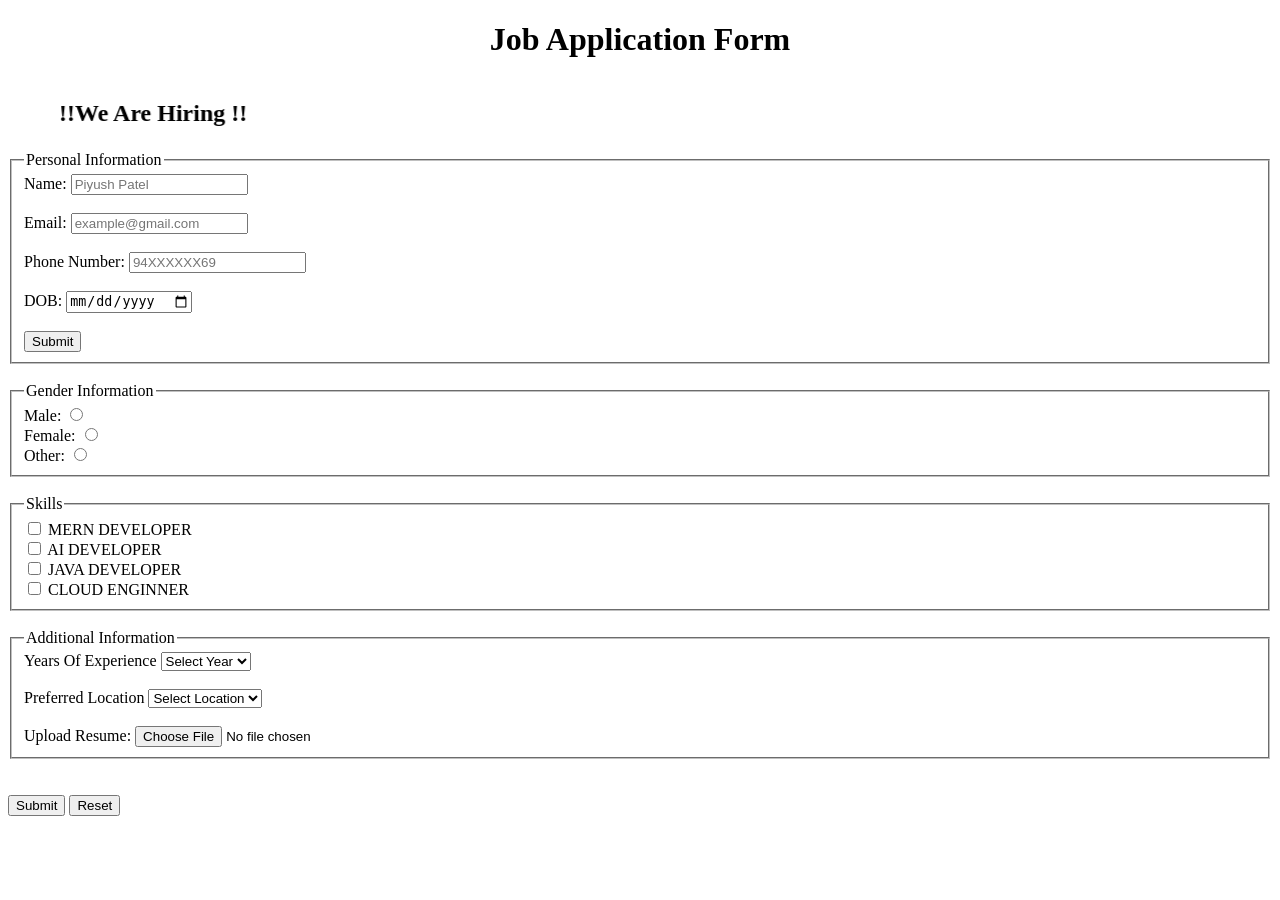
<file: Application form/index.html>
<!DOCTYPE html>
<html lang="en">
<head>
    <meta charset="UTF-8">
    <meta name="viewport" content="width=device-width, initial-scale=1.0">
    <title>Job Application form</title>
</head>
<body>
    <!-- Heaader -->
    <header> 
        <h1 style="text-align: center;">Job Application Form</h1>
       <marquee direction="right" scrollamount="20"><h2> !!We Are Hiring !!</h2></marquee> 
    </header>

     <!-- form -->
     <form>
        <!-- Personal Information -->
<fieldset>
    <legend>Personal Information</legend>
    <label for="name">Name:</label>
    <input type="text" id="name" placeholder="Piyush Patel" required>
    <br><br>

    <label for="emai"l> Email:</label>
    <input type="email" id="email" placeholder="example@gmail.com">
    <br><br>

    <label for="number">Phone Number:</label>
    <input type="tel" id="number" placeholder="94XXXXXX69">
    <br><br>

    <label for="dob">DOB:</label>
    <input type="date" id="dob">
     <br><br>

    <button>Submit</button>
   </fieldset>
   <br>
    
    <!-- Genderr Information -->
 <fieldset>
            <legend>Gender Information</legend>
            <label for="male">Male:</label>
            <input type="radio" name="gender" id="Male">
            <br>

            <label for="female">Female:</label>
            <input type="radio" name="gender" id="female">
            <br>

             <label for="Other">Other:</label>
            <input type="radio" name="gender" id="Other">
          </fieldset>
         <br>

         <!-- Skills -->
          <fieldset>
            <legend>Skills</legend>
            <input type="checkbox" id="mern">
            <label for="MERN"> MERN DEVELOPER</label>
            <br>
            <input type="checkbox" id="ai_developer">
            <label for="data"> AI DEVELOPER</label>
            <br>
            <input type="checkbox" id="Data analyst">
            <label for="data">JAVA DEVELOPER</label>
            <br>
            <input type="checkbox" id="Cloud Enginner">
            <label for="cloud">CLOUD ENGINNER</label>
    
          </fieldset>
          <br>
          <!-- Additional Information-->
           <fieldset>
    <legend>Additional Information</legend>

    <!-- Experience -->
    <label for="experience">Years Of Experience</label>

    <select id="experience">
        <option disabled selected>Select Year</option>
        <option>Fresher</option>
        <option>1 Year</option>
        <option>2 Year</option>
        <option>3 Year</option>
        <option>4+ Year</option>
    </select>

    <br><br>

    <!-- Location -->
    <label for="location">Preferred Location</label>

    <select id="location">
        <option disabled selected>Select Location</option>
        <option>BR</option>
        <option>UP</option>
        <option>MP</option>
        <option>JH</option>
        <option>GJ</option>
    </select>
    <br><br>
    <!-- Upload Resume -->
     <label for="=resume">Upload Resume:</label>
     <input type="file" id="resume" maxlength="10MB" accept=".pdf,.html">
 
</fieldset>
<br><br>
<button type="submit">Submit</button>
<button type="reset">Reset</button>
     </form>
</body>
</html>
</file>
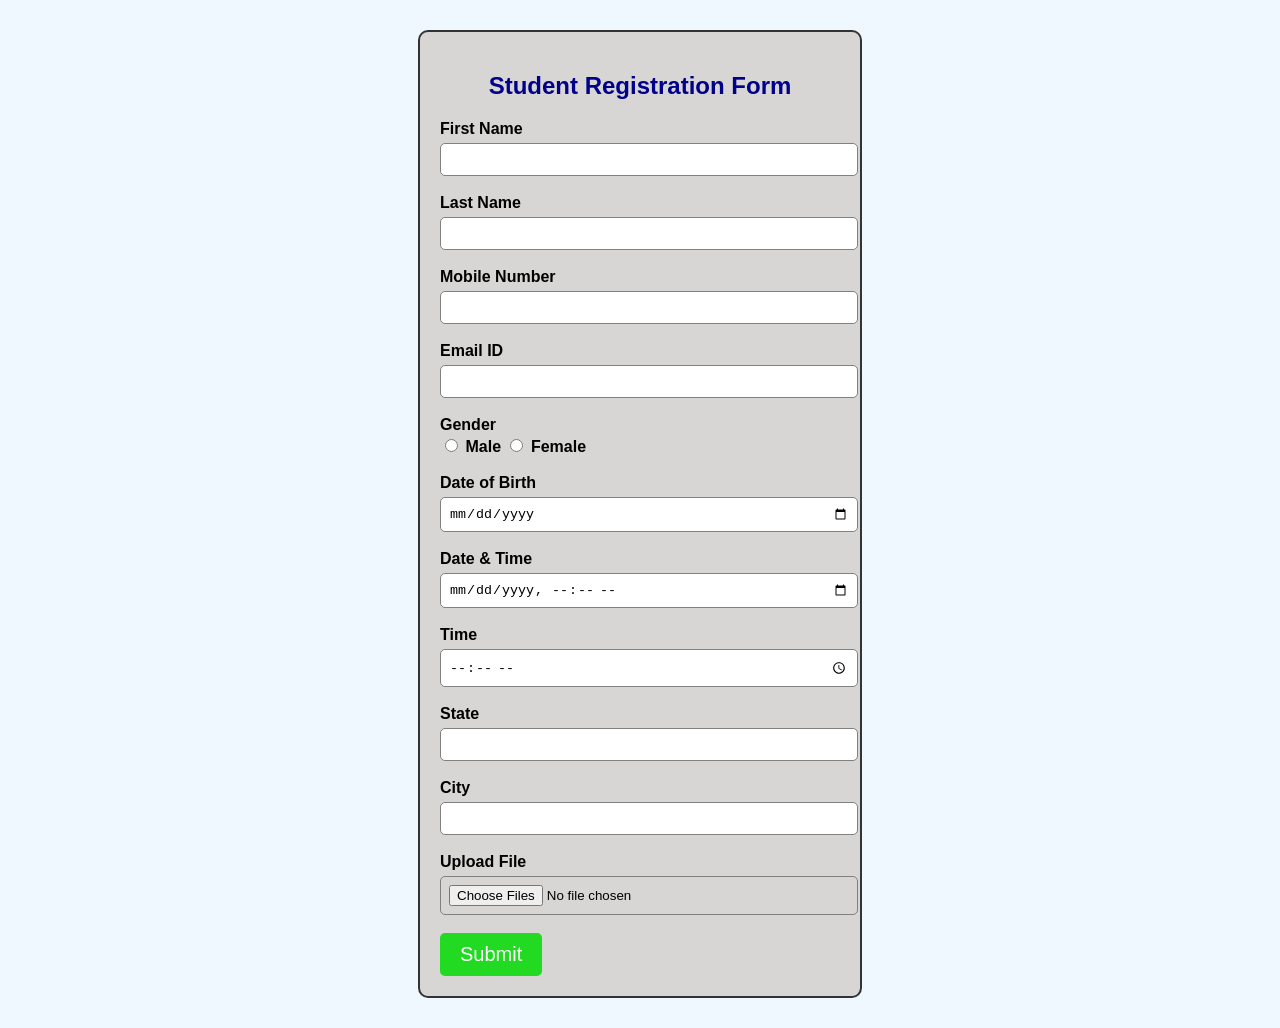
<file: Form/index.html>
<!DOCTYPE html>
<html lang="en">
<head>
    <meta charset="UTF-8">
    <meta name="viewport" content="width=device-width, initial-scale=1.0">
    <title>Student Registration Form</title>

    <style>

        body{
            background-color:#f0f8ff;
            font-family:Arial, sans-serif;
        }

        form{
            width:400px;
            margin:30px auto;
            padding:20px;
            border:2px solid #333;
            border-radius:10px;
            background-color:#d8d5d5;
        }

        h2{
            text-align:center;
            color:darkblue;
        }

        label{
            font-weight:bold;
        }

        input{
            width:100%;
            padding:8px;
            margin-top:5px;
            border:1px solid gray;
            border-radius:5px;
        }

        input[type="radio"]{
            width:auto;
        }

        button{
            background-color:#21da21;
            color:white;
            border:none;
            padding:10px 20px;
            border-radius:5px;
            cursor:pointer;
            font-size: 20px;
        }

        button:hover{
            background-color:darkgreen;
        }

    </style>
</head>

<body>

    <form>

        <h2>Student Registration Form</h2>

        <label for="fname">First Name</label>
        <input type="text" id="fname" name="fname">

        <br><br>

        <label for="lname">Last Name</label>
        <input type="text" id="lname" name="lname">

        <br><br>

        <label for="phone">Mobile Number</label>
        <input type="tel" id="phone" name="phone">

        <br><br>

        <label for="email">Email ID</label>
        <input type="email" id="email" name="email">

        <br><br>

        <label>Gender</label><br>

        <input type="radio" id="male" name="gender">
        <label for="male">Male</label>

        <input type="radio" id="female" name="gender">
        <label for="female">Female</label>

        <br><br>

        <label for="dob">Date of Birth</label>
        <input type="date" id="dob" name="dob">

        <br><br>

        <label for="dtime">Date & Time</label>
        <input type="datetime-local" id="dtime" name="dtime">

        <br><br>

        <label for="time">Time</label>
        <input type="time" id="time" name="time">

        <br><br>

        <label for="state">State</label>
        <input type="text" id="state" name="state">

        <br><br>

        <label for="city">City</label>
        <input type="text" id="city" name="city">

        <br><br>

        <label for="file">Upload File</label>
        <input type="file" id="file" name="file" multiple>

        <br><br>

        <button type="submit">Submit</button>

    </form>

</body>
</html>
</file>
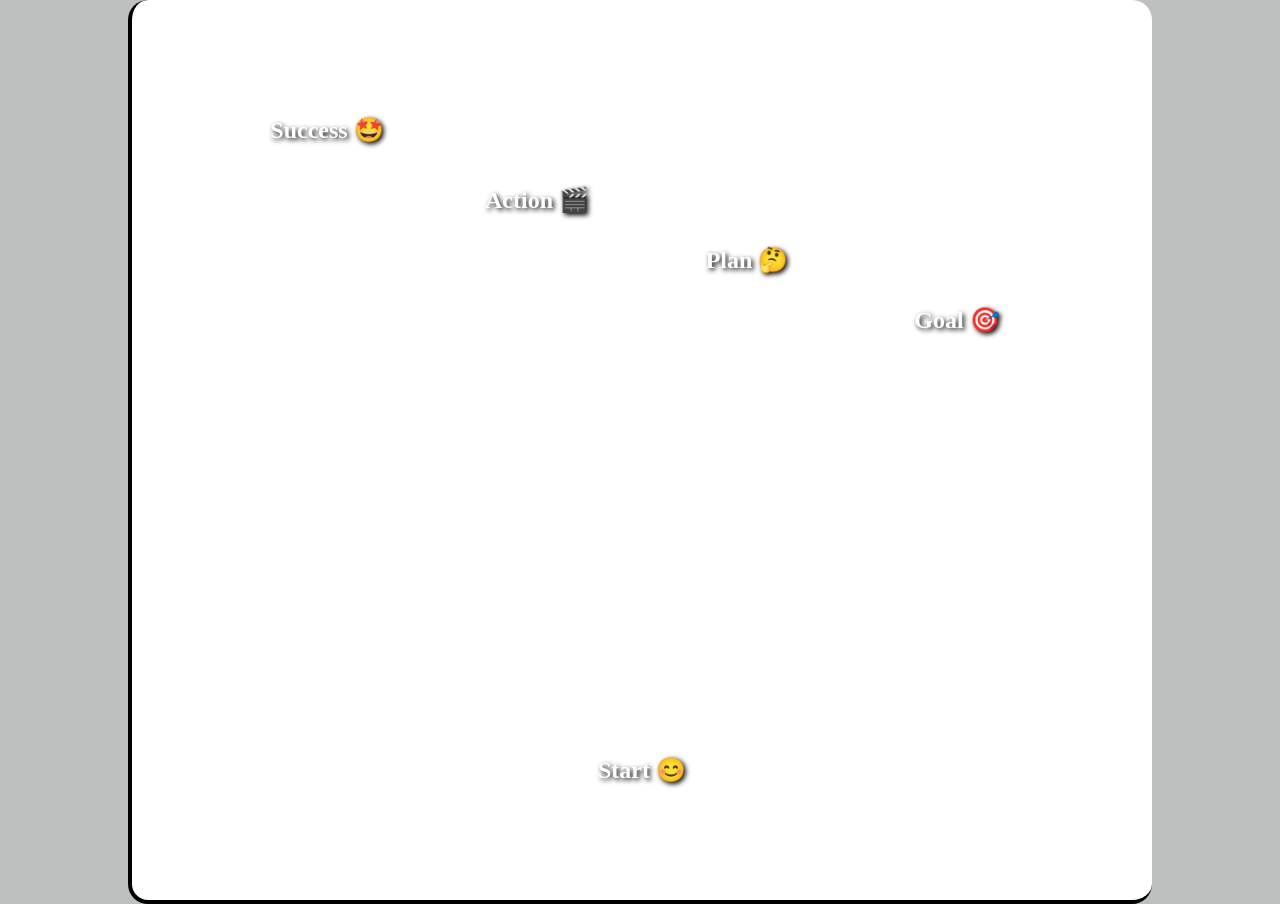
<file: Journey/index.html>
<!DOCTYPE html>
<html lang="en">
<head>
<meta charset="UTF-8">
<meta name="viewport" content="width=device-width, initial-scale=1.0">
<title>Success Journey</title>

<style>

*{
    margin:0;
    padding:0;
    box-sizing:border-box;
}

body{
    display:flex;
    justify-content:center;
    align-items:center;
    min-height:100vh;
    background:#bebfbf;
}

.main{
    width:80%;
    padding:40px;
    background-color:white;
    display:flex;
    flex-wrap:wrap;
    gap:30px;
    justify-content:center;
    align-items:flex-start;
    border-radius: 20px;
    border-left: 4px solid black;
    border-bottom: 4px solid black;
}

.main div{
    width:180px;
    height:180px;
    border-radius:10px;
    display:flex;
    justify-content:center;
    align-items:center;
    font-size:24px;
    font-weight:bold;
    color:white;
    text-shadow:2px 2px 5px black;
    background-size:cover;
    background-position:center;
}

#item1{
    background-image:url('https://images.unsplash.com/photo-1496171367470-9ed9a91ea931?w=500');
}

#item2{
    background-image:url('https://images.unsplash.com/photo-1517048676732-d65bc937f952?w=500');
    margin-top:70px;
}

#item3{
    background-image:url('https://images.unsplash.com/photo-1454165804606-c3d57bc86b40?w=500');
    margin-top:130px;
}

#item4{
    background-image:url('https://images.unsplash.com/photo-1484480974693-6ca0a78fb36b?w=500');
    margin-top:190px;
}

#item5{
    background-image:url('https://images.unsplash.com/photo-1504384308090-c894fdcc538d?w=500');
    margin-top:240px;
}

</style>
</head>

<body>

<div class="main">
    <div id="item1">Success 🤩</div>
    <div id="item2">Action 🎬</div>
    <div id="item3">Plan 🤔</div>
    <div id="item4">Goal 🎯</div>
    <div id="item5">Start 😊</div>
</div>

</body>
</html>
</file>
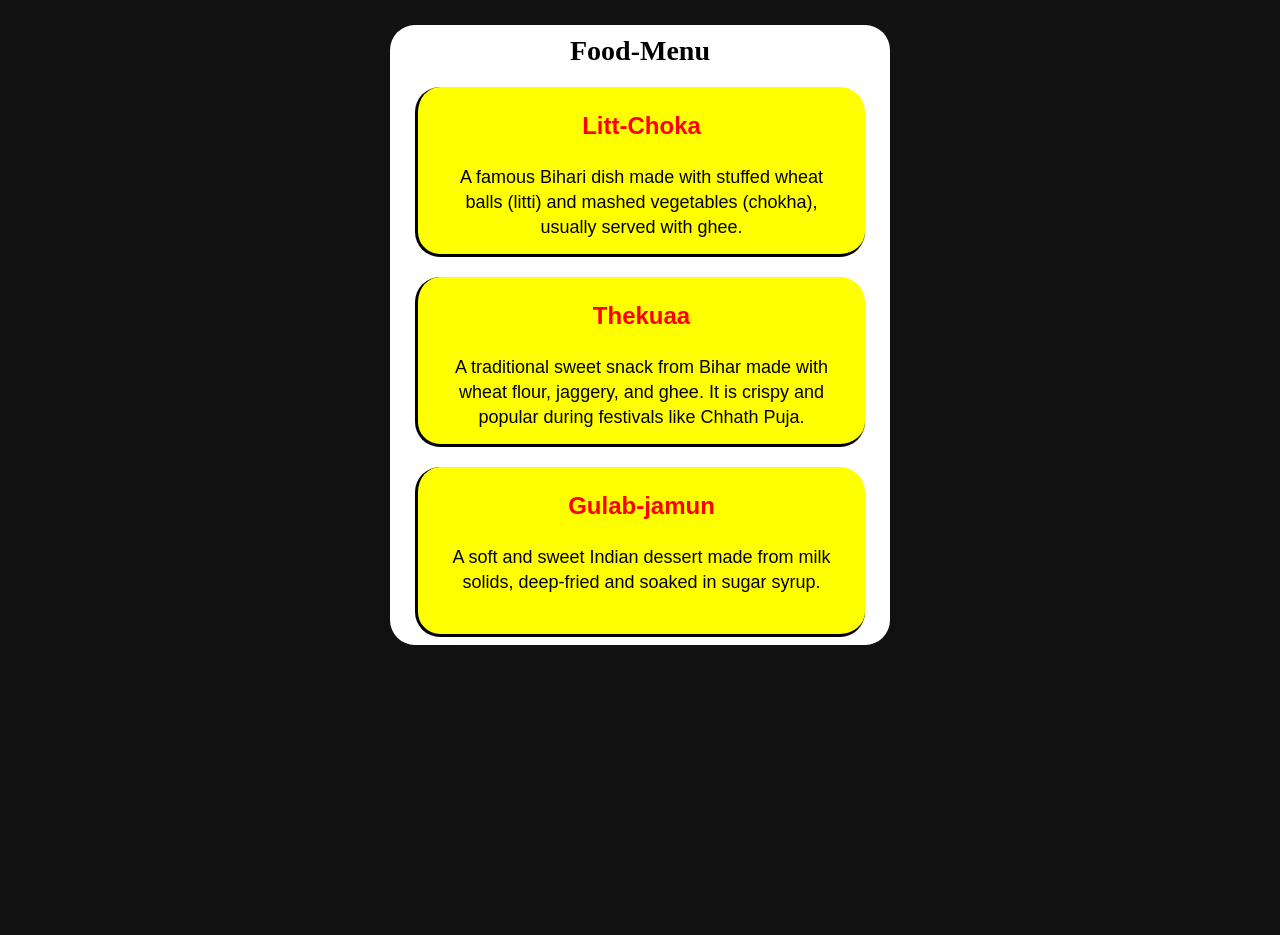
<file: Menu-Card/index.html>
<!DOCTYPE html>
<html lang="en">
<head>
    <meta charset="UTF-8">
    <meta name="viewport" content="width=device-width, initial-scale=1.0">
    <title>Cards</title>

    <link rel="stylesheet" href="cssVari.css">
</head>

<body>

    <div class="container">
   <h1>Food-Menu</h1>
        <div class="card">

            <div class="title">
                <h2>Litt-Choka</h2>
            </div>

            <div class="description">
                <p>A famous Bihari dish made with stuffed wheat balls (litti) and mashed vegetables (chokha), usually served with ghee.</p>
            </div>

        </div>

        <div class="card">

            <div class="title">
                <h2>Thekuaa</h2>
            </div>

            <div class="description">
                <p>A traditional sweet snack from Bihar made with wheat flour, jaggery, and ghee. It is crispy and popular during festivals like Chhath Puja.</p>
            </div>

        </div>

        <div class="card">

            <div class="title">
                <h2>Gulab-jamun</h2>
            </div>

            <div class="description">
                <p>A soft and sweet Indian dessert made from milk solids, deep-fried and soaked in sugar syrup.</p>
            </div>

        </div>

    </div>

</body>
</html>
</file>
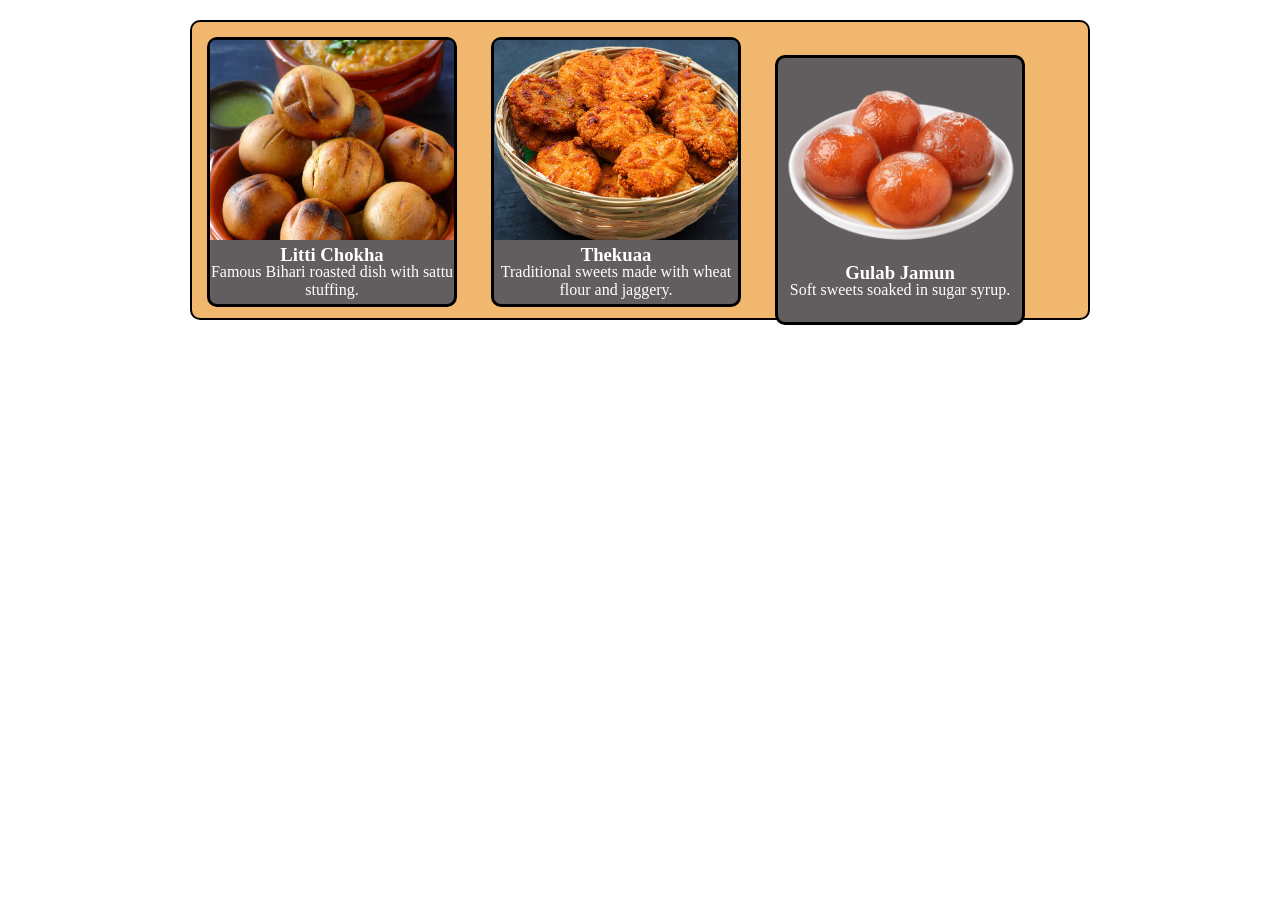
<file: Menu/index.html>
<!DOCTYPE html>
<html lang="en">
<head>
    <meta charset="UTF-8">
    <meta name="viewport" content="width=device-width, initial-scale=1.0">
    <title>Bihari Food Menu</title>
    <link rel="stylesheet" href="style.css">
</head>
<body>

    <div id="container">

        <div class="menu">
            <img src="litti-bihar-eastern-uttar-pradesh-also-know-as-bati-elsewhere-india-litti-can-be-enjoyed-chokha-type-158606549.webp" alt="Litti Chokha">

            <div class="items">
                <h3>Litti Chokha</h3>
                <p>Famous Bihari roasted dish with sattu stuffing.</p>
            </div>
        </div>

        <div class="menu">
            <img src="360_F_468543890_1F4bh2un6TSi9x3Wa760zIrCrwSCHjIl.jpg" alt="Thekuaa">

            <div class="items">
                <h3>Thekuaa</h3>
                <p>Traditional sweets made with wheat flour and jaggery.</p>
            </div>
        </div>

        <div class="menu">
            <img src="s11728_gulab_jamun_isolated_on_white_background_6b4f2561-ce70-4de9-bebe-d760dc4d5a05_0-photoroom.png" alt="Gulab Jamun">

            <div class="items">
                <h3>Gulab Jamun</h3>
                <p>Soft sweets soaked in sugar syrup.</p>
            </div>
        </div>

    </div>

</body>
</html>
</file>
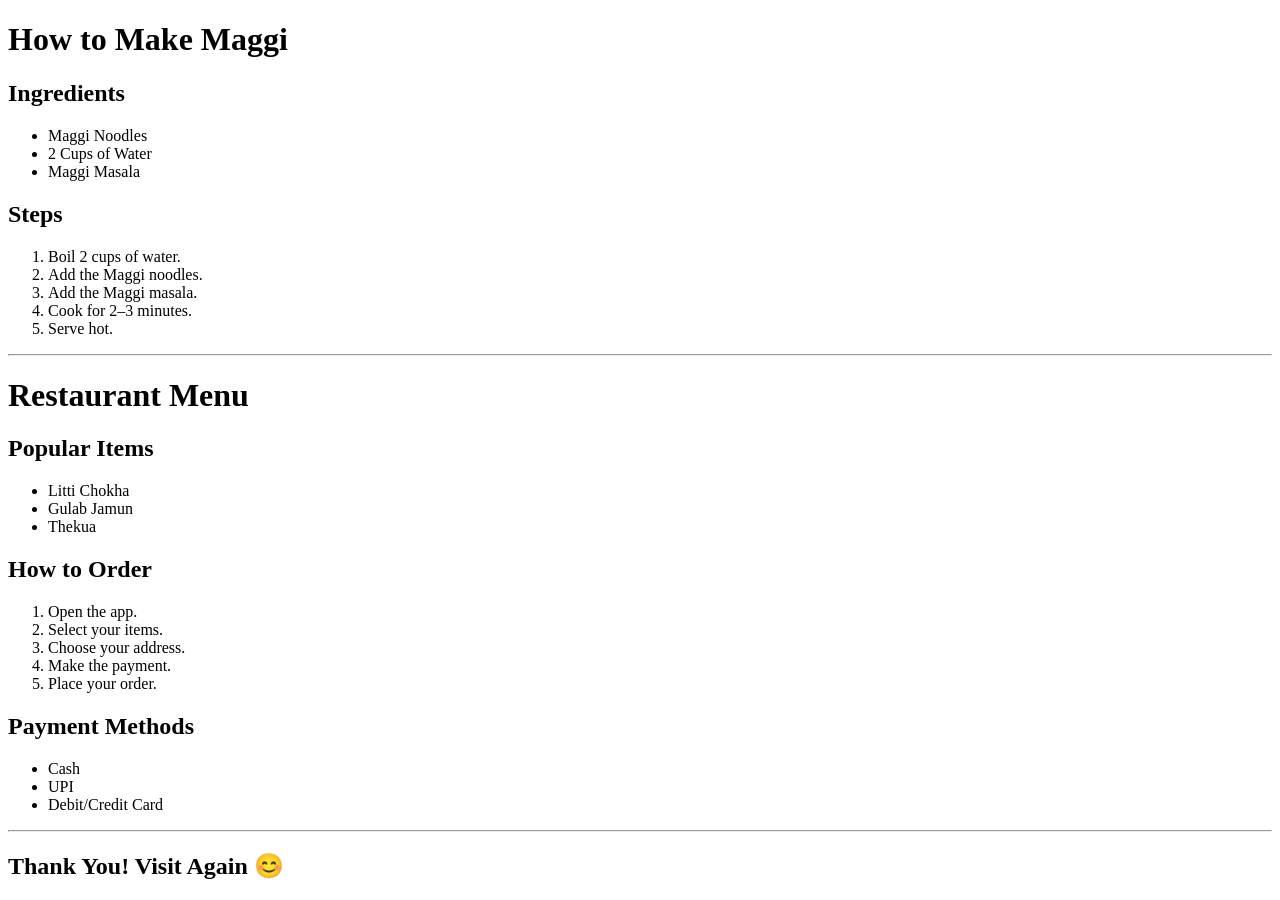
<file: Recipe/index.html>
<!DOCTYPE html>
<html lang="en">
<head>
    <meta charset="UTF-8">
    <meta name="viewport" content="width=device-width, initial-scale=1.0">
    <title>Recipe & Menu</title>
</head>

<body>

    <!-- Header -->
    <h1>How to Make Maggi</h1>

    <!-- Ingredients -->
    <h2>Ingredients</h2>
    <ul>
        <li>Maggi Noodles</li>
        <li>2 Cups of Water</li>
        <li>Maggi Masala</li>
    </ul>

    <!-- Steps -->
    <h2>Steps</h2>
    <ol>
        <li>Boil 2 cups of water.</li>
        <li>Add the Maggi noodles.</li>
        <li>Add the Maggi masala.</li>
        <li>Cook for 2–3 minutes.</li>
        <li>Serve hot.</li>
    </ol>

    <hr>

    <!-- Menu -->
    <h1>Restaurant Menu</h1>

    <h2>Popular Items</h2>
    <ul>
        <li>Litti Chokha</li>
        <li>Gulab Jamun</li>
        <li>Thekua</li>
    </ul>

    <!-- Order Steps -->
    <h2>How to Order</h2>
    <ol>
        <li>Open the app.</li>
        <li>Select your items.</li>
        <li>Choose your address.</li>
        <li>Make the payment.</li>
        <li>Place your order.</li>
    </ol>

    <!-- Payment -->
    <h2>Payment Methods</h2>
    <ul>
        <li>Cash</li>
        <li>UPI</li>
        <li>Debit/Credit Card</li>
    </ul>

    <hr>

    <h2>Thank You! Visit Again 😊</h2>

</body>
</html>
</file>
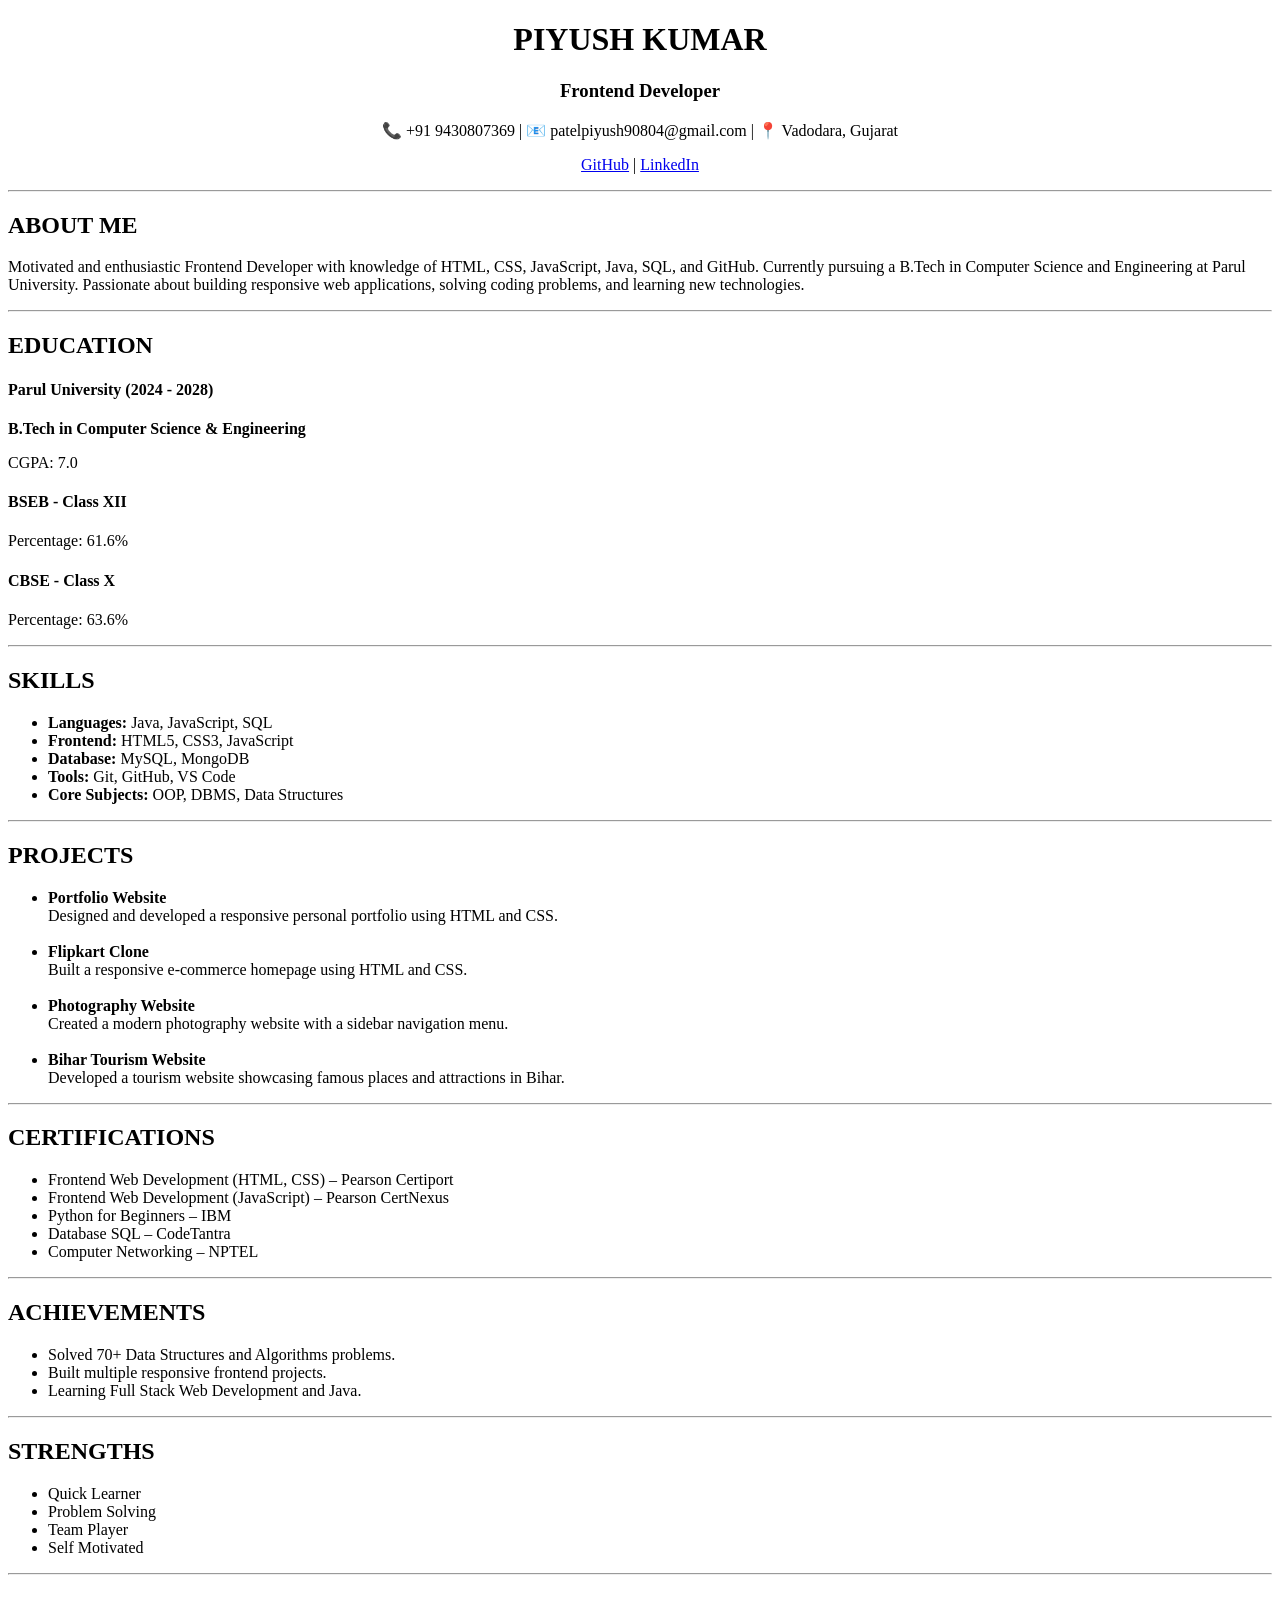
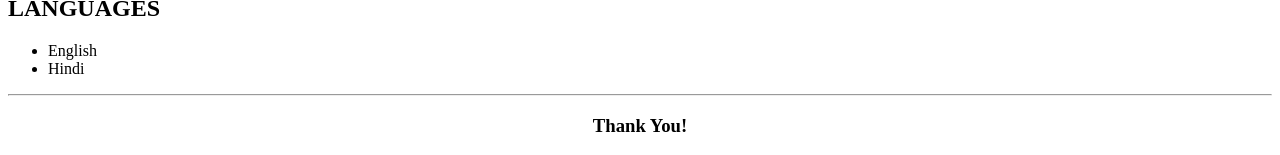
<file: Resume/index.html>
<!DOCTYPE html>
<html lang="en">
<head>
    <meta charset="UTF-8">
    <meta name="viewport" content="width=device-width, initial-scale=1.0">
    <title>Piyush Kumar - Resume</title>
</head>
<body>

    <center>
        <h1>PIYUSH KUMAR</h1>
        <h3>Frontend Developer</h3>

        <p>
            📞 +91 9430807369 |
            📧 patelpiyush90804@gmail.com |
            📍 Vadodara, Gujarat
        </p>

        <p>
            <a href="https://github.com/yourusername">GitHub</a> |
            <a href="https://linkedin.com/in/yourusername">LinkedIn</a>
        </p>
    </center>

    <hr>

    <h2>ABOUT ME</h2>

    <p>
        Motivated and enthusiastic Frontend Developer with knowledge of
        HTML, CSS, JavaScript, Java, SQL, and GitHub.
        Currently pursuing a B.Tech in Computer Science and Engineering
        at Parul University.
        Passionate about building responsive web applications,
        solving coding problems, and learning new technologies.
    </p>

    <hr>

    <h2>EDUCATION</h2>

    <h4>Parul University (2024 - 2028)</h4>
    <p><strong>B.Tech in Computer Science & Engineering</strong></p>
    <p>CGPA: 7.0</p>

    <h4>BSEB - Class XII</h4>
    <p>Percentage: 61.6%</p>

    <h4>CBSE - Class X</h4>
    <p>Percentage: 63.6%</p>

    <hr>

    <h2>SKILLS</h2>

    <ul>
        <li><strong>Languages:</strong> Java, JavaScript, SQL</li>
        <li><strong>Frontend:</strong> HTML5, CSS3, JavaScript</li>
        <li><strong>Database:</strong> MySQL, MongoDB</li>
        <li><strong>Tools:</strong> Git, GitHub, VS Code</li>
        <li><strong>Core Subjects:</strong> OOP, DBMS, Data Structures</li>
    </ul>

    <hr>

    <h2>PROJECTS</h2>

    <ul>
        <li>
            <strong>Portfolio Website</strong><br>
            Designed and developed a responsive personal portfolio using HTML and CSS.
        </li>

        <br>

        <li>
            <strong>Flipkart Clone</strong><br>
            Built a responsive e-commerce homepage using HTML and CSS.
        </li>

        <br>

        <li>
            <strong>Photography Website</strong><br>
            Created a modern photography website with a sidebar navigation menu.
        </li>

        <br>

        <li>
            <strong>Bihar Tourism Website</strong><br>
            Developed a tourism website showcasing famous places and attractions in Bihar.
        </li>
    </ul>

    <hr>

    <h2>CERTIFICATIONS</h2>

    <ul>
        <li>Frontend Web Development (HTML, CSS) – Pearson Certiport</li>
        <li>Frontend Web Development (JavaScript) – Pearson CertNexus</li>
        <li>Python for Beginners – IBM</li>
        <li>Database SQL – CodeTantra</li>
        <li>Computer Networking – NPTEL</li>
    </ul>

    <hr>

    <h2>ACHIEVEMENTS</h2>

    <ul>
        <li>Solved 70+ Data Structures and Algorithms problems.</li>
        <li>Built multiple responsive frontend projects.</li>
        <li>Learning Full Stack Web Development and Java.</li>
    </ul>

    <hr>

    <h2>STRENGTHS</h2>

    <ul>
        <li>Quick Learner</li>
        <li>Problem Solving</li>
        <li>Team Player</li>
        <li>Self Motivated</li>
    </ul>

    <hr>

    <h2>LANGUAGES</h2>

    <ul>
        <li>English</li>
        <li>Hindi</li>
    </ul>

    <hr>

    <center>
        <h3>Thank You!</h3>
    </center>

</body>
</html>
</file>
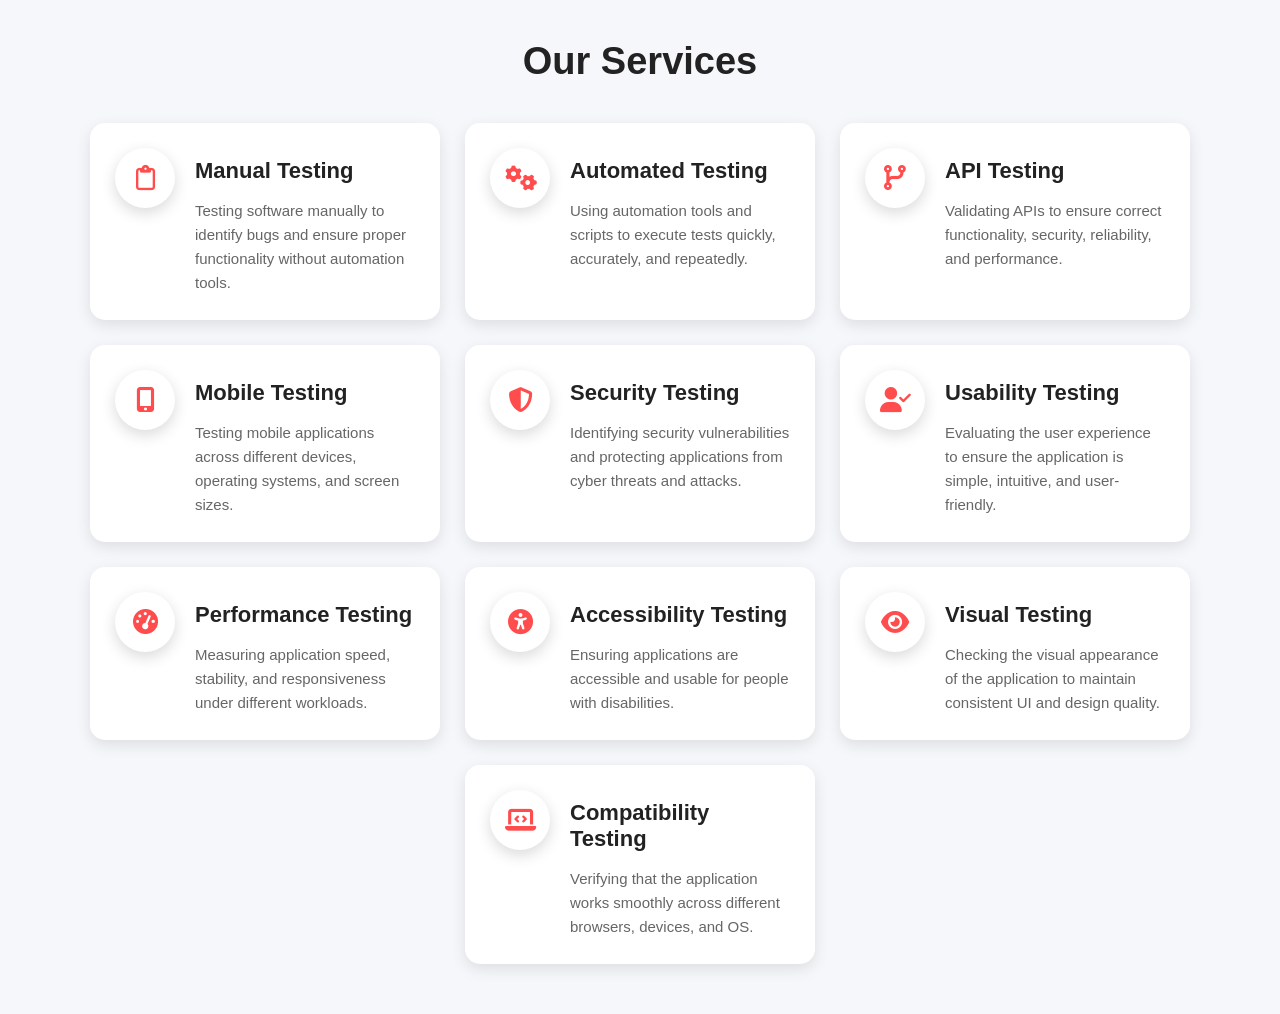
<file: Testing/index.html>
<!DOCTYPE html>
<html lang="en">
<head>
    <meta charset="UTF-8">
    <meta name="viewport" content="width=device-width, initial-scale=1.0">
    <title>Our Services</title>

    <link rel="stylesheet"
    href="https://cdnjs.cloudflare.com/ajax/libs/font-awesome/6.5.2/css/all.min.css">

    <link rel="stylesheet" href="Service.css">
</head>
<body>

    <div class="heading">
        <h2>Our Services</h2>
    </div>

    <div class="main">

        <div class="container1">
            <div class="circle">
                <i class="fa-regular fa-clipboard"></i>
            </div>
            <div class="card1">
                <h3>Manual Testing</h3>
            </div>
            <div class="text">
                <p>Testing software manually to identify bugs and ensure proper functionality without automation tools.</p>
            </div>
        </div>

        <div class="container1">
            <div class="circle">
                <i class="fa-solid fa-gears"></i>
            </div>
            <div class="card1">
                <h3>Automated Testing</h3>
            </div>
            <div class="text">
                <p>Using automation tools and scripts to execute tests quickly, accurately, and repeatedly.</p>
            </div>
        </div>

        <div class="container1">
            <div class="circle">
                <i class="fa-solid fa-code-branch"></i>
            </div>
            <div class="card1">
                <h3>API Testing</h3>
            </div>
            <div class="text">
                <p>Validating APIs to ensure correct functionality, security, reliability, and performance.</p>
            </div>
        </div>

        <div class="container1">
            <div class="circle">
                <i class="fa-solid fa-mobile-screen-button"></i>
            </div>
            <div class="card1">
                <h3>Mobile Testing</h3>
            </div>
            <div class="text">
                <p>Testing mobile applications across different devices, operating systems, and screen sizes.</p>
            </div>
        </div>

        <div class="container1">
            <div class="circle">
                <i class="fa-solid fa-shield-halved"></i>
            </div>
            <div class="card1">
                <h3>Security Testing</h3>
            </div>
            <div class="text">
                <p>Identifying security vulnerabilities and protecting applications from cyber threats and attacks.</p>
            </div>
        </div>

        <div class="container1">
            <div class="circle">
                <i class="fa-solid fa-user-check"></i>
            </div>
            <div class="card1">
                <h3>Usability Testing</h3>
            </div>
            <div class="text">
                <p>Evaluating the user experience to ensure the application is simple, intuitive, and user-friendly.</p>
            </div>
        </div>

        <div class="container1">
            <div class="circle">
                <i class="fa-solid fa-gauge-high"></i>
            </div>
            <div class="card1">
                <h3>Performance Testing</h3>
            </div>
            <div class="text">
                <p>Measuring application speed, stability, and responsiveness under different workloads.</p>
            </div>
        </div>

        <div class="container1">
            <div class="circle">
                <i class="fa-solid fa-universal-access"></i>
            </div>
            <div class="card1">
                <h3>Accessibility Testing</h3>
            </div>
            <div class="text">
                <p>Ensuring applications are accessible and usable for people with disabilities.</p>
            </div>
        </div>

        <div class="container1">
            <div class="circle">
                <i class="fa-solid fa-eye"></i>
            </div>
            <div class="card1">
                <h3>Visual Testing</h3>
            </div>
            <div class="text">
                <p>Checking the visual appearance of the application to maintain consistent UI and design quality.</p>
            </div>
        </div>

        <div class="container1">
            <div class="circle">
                <i class="fa-solid fa-laptop-code"></i>
            </div>
            <div class="card1">
                <h3>Compatibility Testing</h3>
            </div>
            <div class="text">
                <p>Verifying that the application works smoothly across different browsers, devices, and OS.</p>
            </div>
        </div>

    </div>

</body>
</html>
</file>
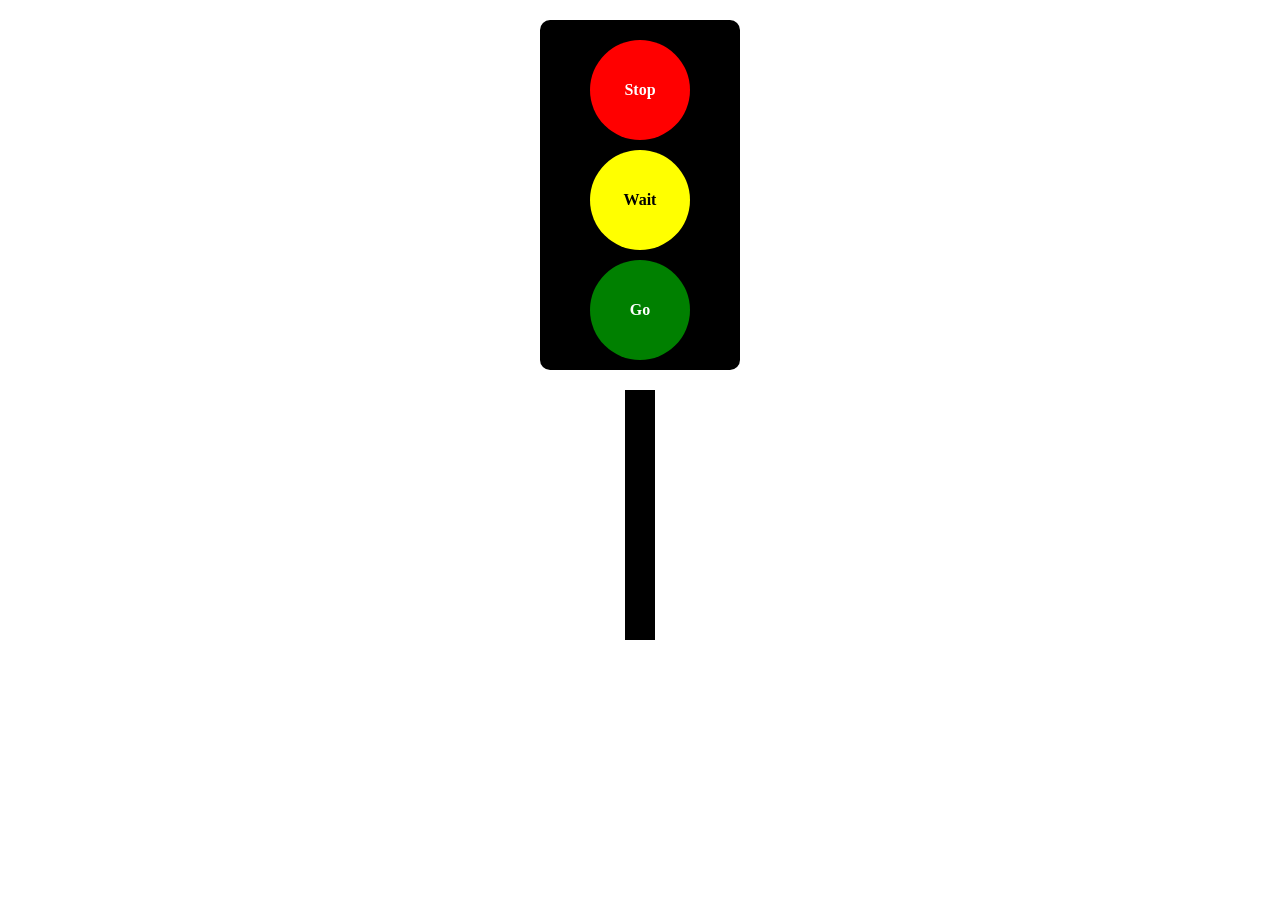
<file: Traffic-Light/index.html>
<!DOCTYPE html>
<html lang="en">
<head>
    <meta charset="UTF-8">
    <meta name="viewport" content="width=device-width, initial-scale=1.0">
    <title>Traffic Light</title>
    <link rel="stylesheet" href="style.css">
</head>
<body>

    <div id="box">
        <div class="red">Stop</div>
        <div class="yellow">Wait</div>
        <div class="green">Go</div>
    </div>

    <div class="stand"></div>

</body>
</html>
</file>
<file: Menu-Card/cssVari.css>
*{
    margin: 5px;
    padding: 0;
    box-sizing: border-box;
}

body{
    height: 100vh;
    background-color: #111111;
    font-family: Arial, sans-serif;
}

h1{
    text-align: center;
    padding-top: 10px;
    font-size: 28px;
    font-family: cursive;
    color: black;
}

.container{
    width: 500px;
    height: 620px;
    background-color: white;
    margin: 20px auto;
    border-radius: 25px;
}

.card{
    width: 450px;
    height: 170px;
    background-color: yellow;
    border-radius: 25px;
    margin: 20px auto;
    border-left: 3px solid black;
    border-bottom: 3px solid black;
}

.title{
    text-align: center;
    color: red;
    padding-top: 20px;
}

.description{
    text-align: center;
    color: black;
    padding: 15px;
    font-size: 18px;
    line-height: 25px;
}
</file>
<file: Menu/style.css>
*{
    margin:0;
    padding:0;
    box-sizing:border-box;
}

#container{
    width:900px;
    height:300px;
    border:2px solid black;
    border-radius:10px;
    background-color:rgb(242, 183, 111);
    margin:20px auto;
}

.menu{
    border:3px solid black;
    border-radius:10px;
    width:250px;
    height:270px;
    margin:15px;
    display:inline-block;
    background-color:rgb(98, 93, 95);
    text-align:center;
    color:white;
}

img{
    height:200px;
    width:100%;
    object-fit:cover;
    border-radius:5px 5px 0 0;
}

p{
    margin:-3px;
    font-weight:normal;
}
</file>
<file: Testing/Service.css>
*{
    margin: 0;
    padding: 0;
    box-sizing: border-box;
    font-family: Arial, Helvetica, sans-serif;
}

body{
    background: #f5f7fa;
}

.heading{
    text-align: center;
    margin: 40px 0;
}

.heading h2{
    font-size: 38px;
    color: #222;
    margin-bottom: 10px;
}

.heading p{
    color: #666;
    font-size: 17px;
}

.main{
    width: 1200px;
    margin: auto;
    display: flex;
    flex-wrap: wrap;
    justify-content: center;
    gap: 25px;
    padding-bottom: 50px;
}

.container1{
    width: 350px;
    background: white;
    border-radius: 15px;
    padding: 25px;
    position: relative;
    transition: 0.4s;
    box-shadow: 0 5px 15px rgba(0,0,0,0.1);
}

.container1:hover{
    transform: translateY(-10px);
    box-shadow: 0 15px 30px rgba(0,0,0,0.2);
}

.circle{
    width: 60px;
    height: 60px;
    border-radius: 50%;
    background: #ffffff;
    box-shadow: 0 5px 15px rgba(0,0,0,0.15);
    display: flex;
    justify-content: center;
    align-items: center;
    transition: .4s;
}

.circle i{
    font-size: 25px;
    color: #ff4d4d;
    transition: .4s;
}

.container1:hover .circle{
    background: #ff4d4d;
}

.container1:hover .circle i{
    color: white;
}

.card1{
    margin-left: 80px;
    margin-top: -50px;
}

.card1 h3{
    font-size: 22px;
    color: #222;
    transition: .3s;
}

.container1:hover .card1 h3{
    color: #ff4d4d;
}

.text{
    margin-left: 80px;
    margin-top: 15px;
}

.text p{
    color: #666;
    line-height: 1.6;
    font-size: 15px;
}

@media(max-width:1200px){
    .main{
        width:95%;
    }
}

@media(max-width:768px){

    .container1{
        width:100%;
    }

    .heading h2{
        font-size:30px;
    }

}
</file>
<file: Traffic-Light/style.css>
*{
    margin: 0;
    padding: 0;
    box-sizing: border-box;
}

#box{
    width: 200px;
    height: 350px;
    background: black;
    border-radius: 10px;
    margin: 20px auto;
    padding-top: 10px;
}

.red,
.yellow,
.green{
    width: 100px;
    height: 100px;
    border-radius: 50%;
    margin: 10px auto;
    display: flex;
    justify-content: center;
    align-items: center;
    color: white;
    font-weight: bold;
}

.red{
    background: red;
}

.yellow{
    background: yellow;
    color: black;
}

.green{
    background: green;
}

.stand{
    width: 30px;
    height: 250px;
    background: black;
    margin: 0 auto;
}
</file>
